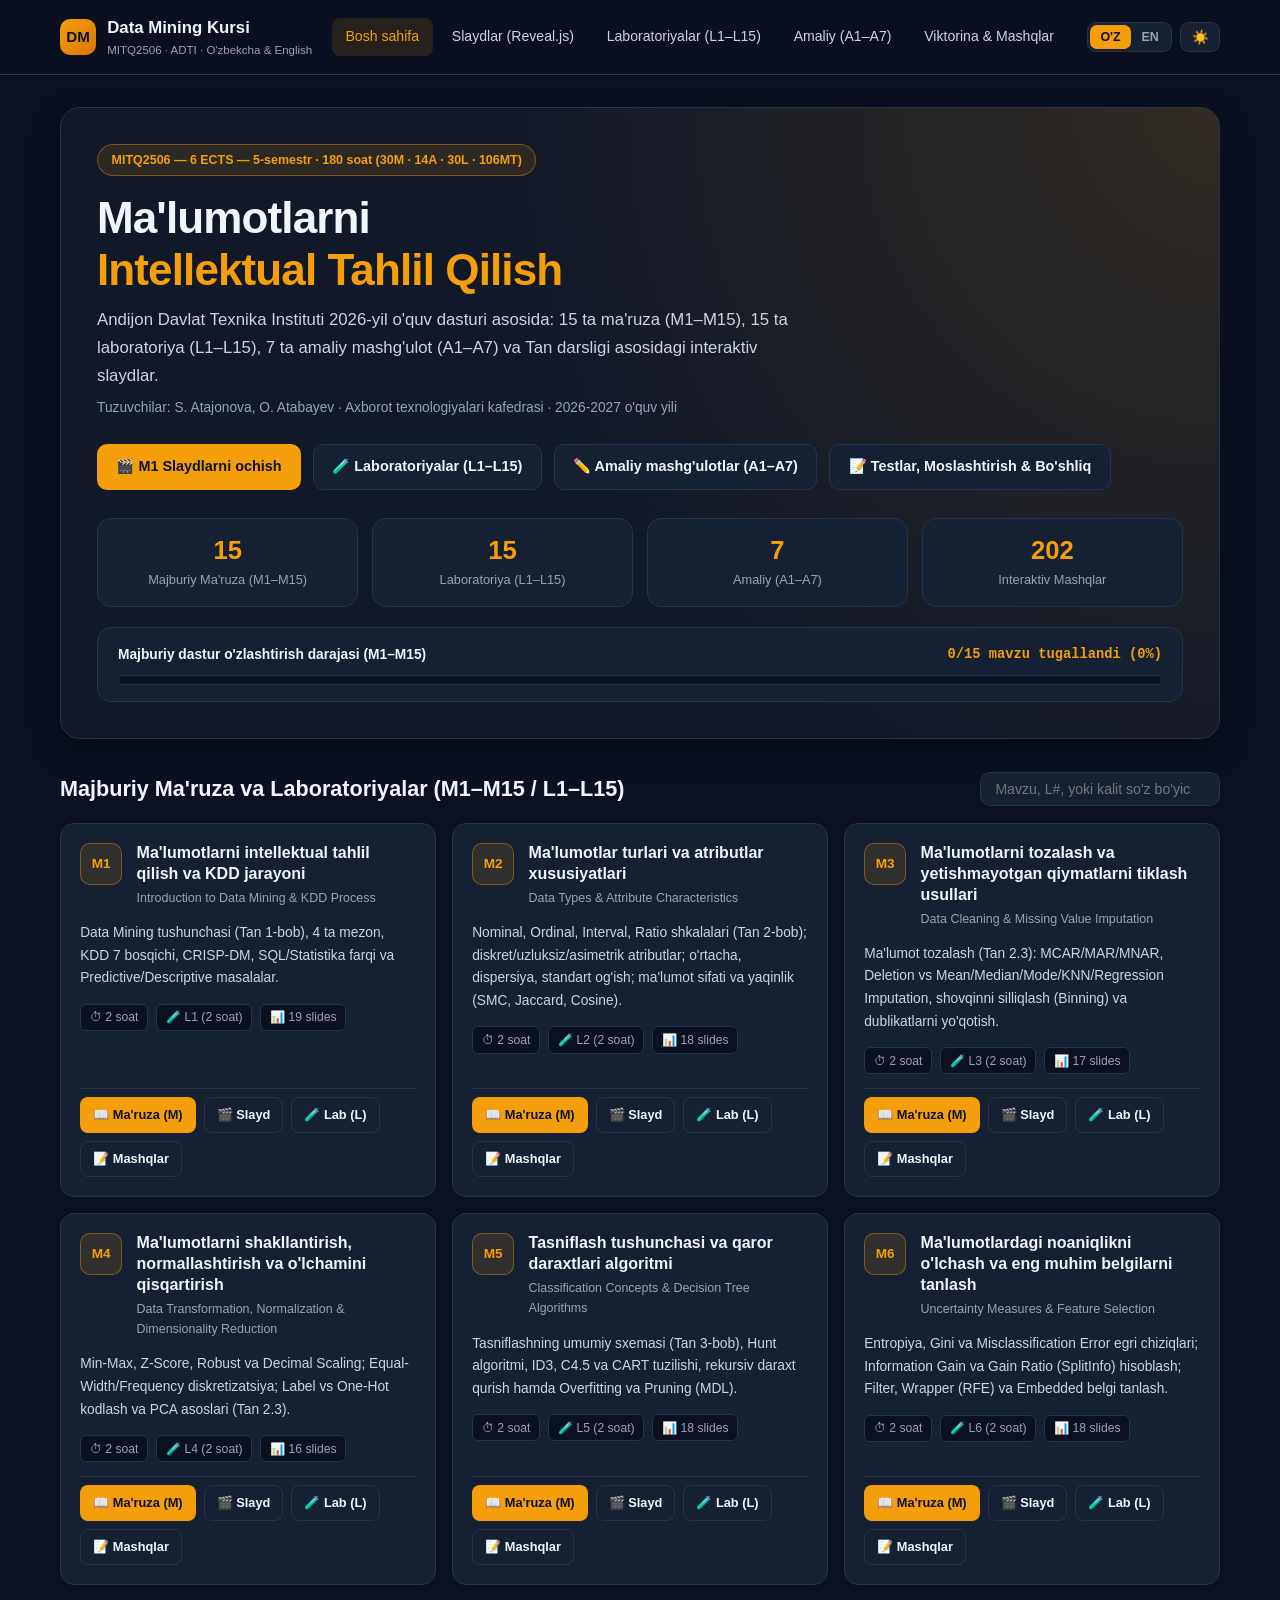
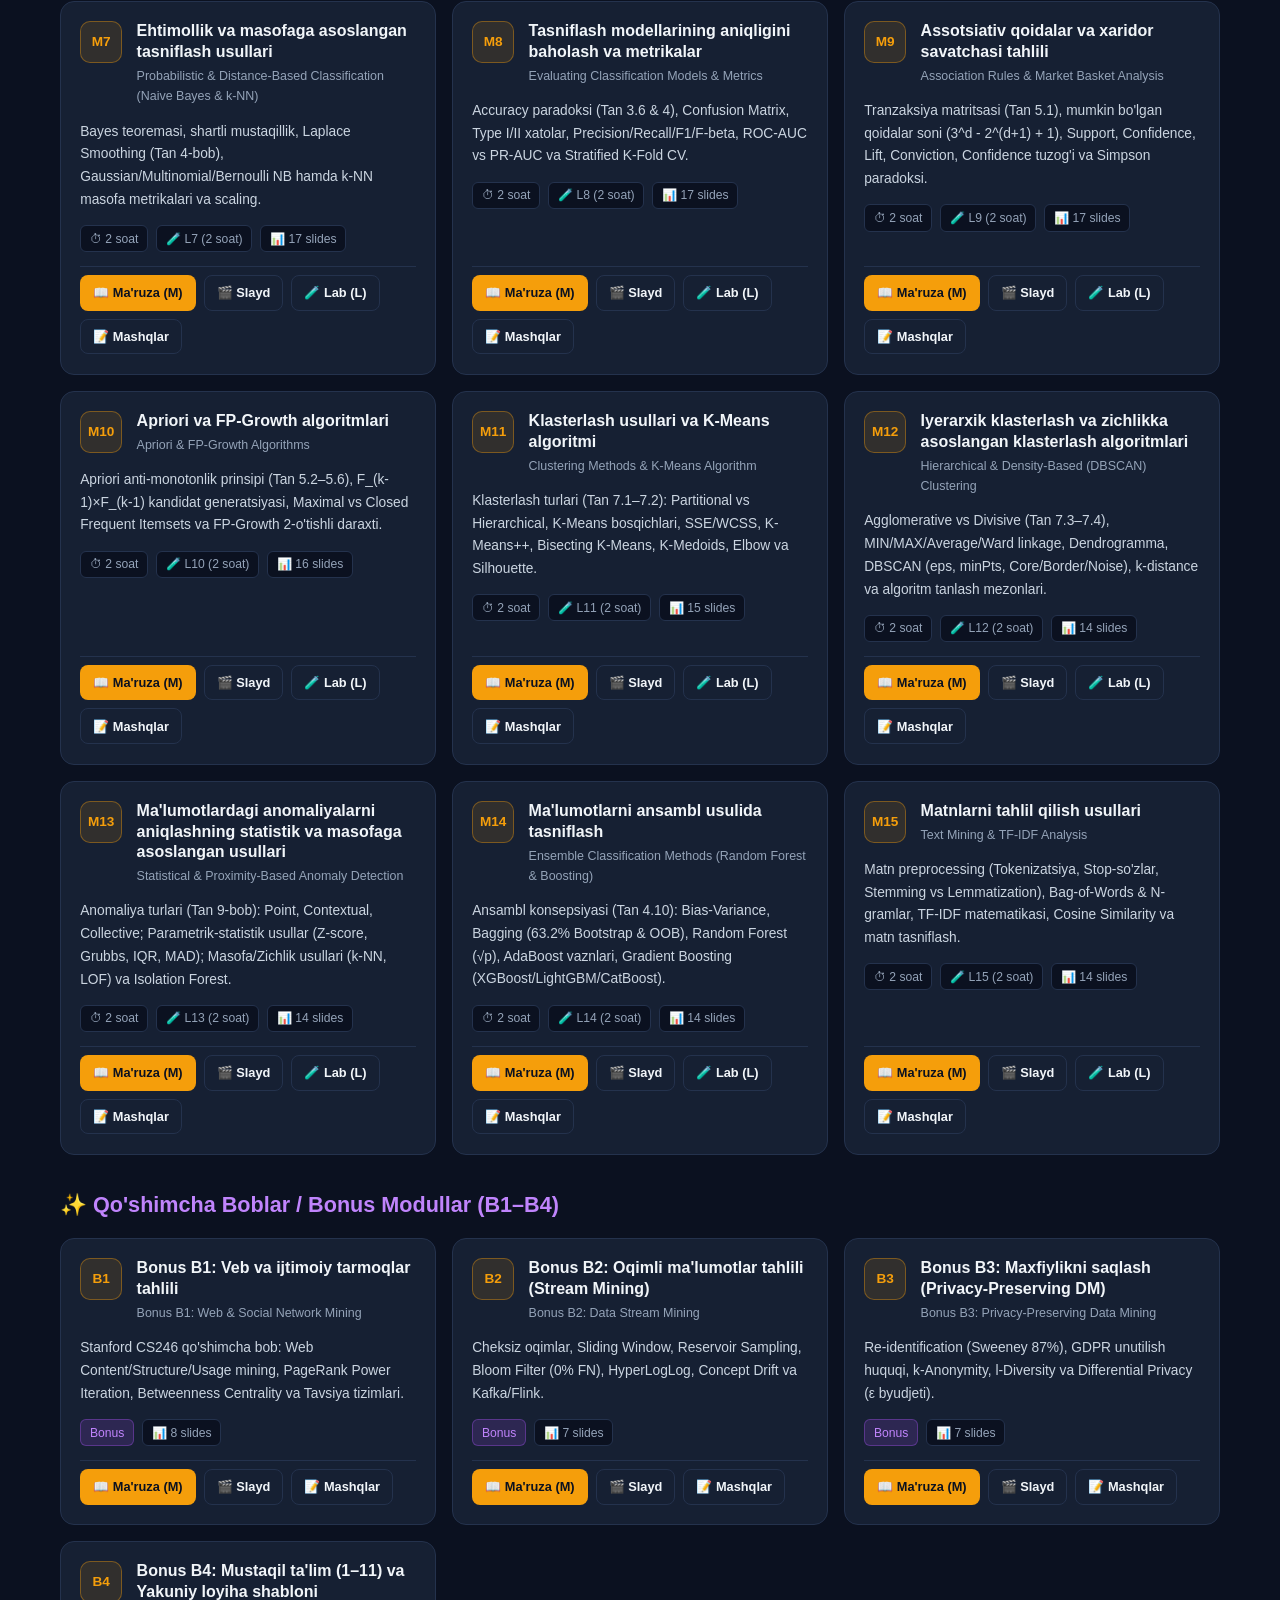
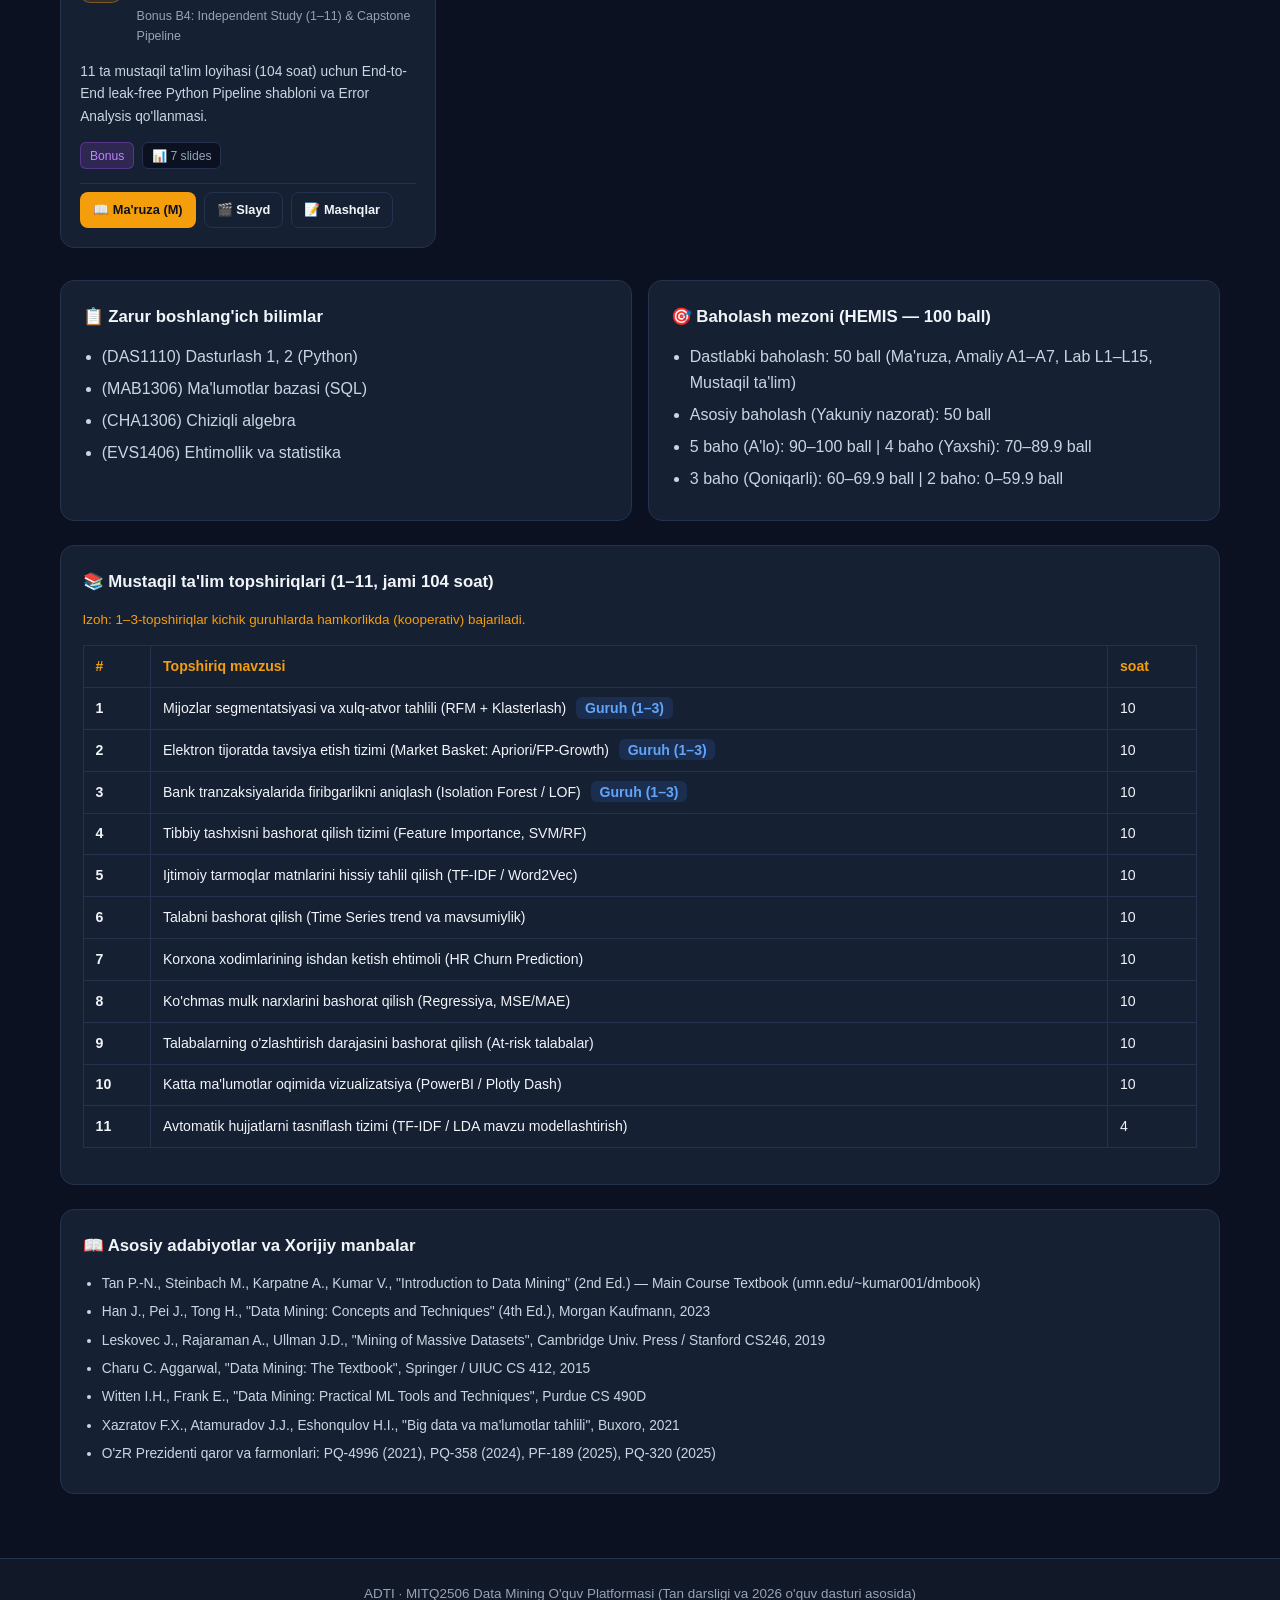
<file: index.html>
<!DOCTYPE html>
<html lang="uz">
<head>
  <meta charset="UTF-8">
  <meta name="viewport" content="width=device-width, initial-scale=1.0">
  <title>Data Mining Kursi (MITQ2506) — Interactive Learning Platform</title>
  <link rel="stylesheet" href="css/styles.css">
</head>
<body>
  <header class="site-header" id="site-header"></header>
  <main class="container" id="home-root"></main>
  <footer class="site-footer" id="site-footer"></footer>

  <script src="js/i18n.js"></script>
  <script src="js/data-topics-1.js"></script>
  <script src="js/data-topics-2.js"></script>
  <script src="js/data-topics-3.js"></script>
  <script src="js/data-topics-4.js"></script>
  <script src="js/data-topics-5.js"></script>
  <script src="js/data-topics-bonus.js"></script>
  <script src="js/data-practice.js"></script>
  <script src="js/app.js"></script>
</body>
</html>
</file>
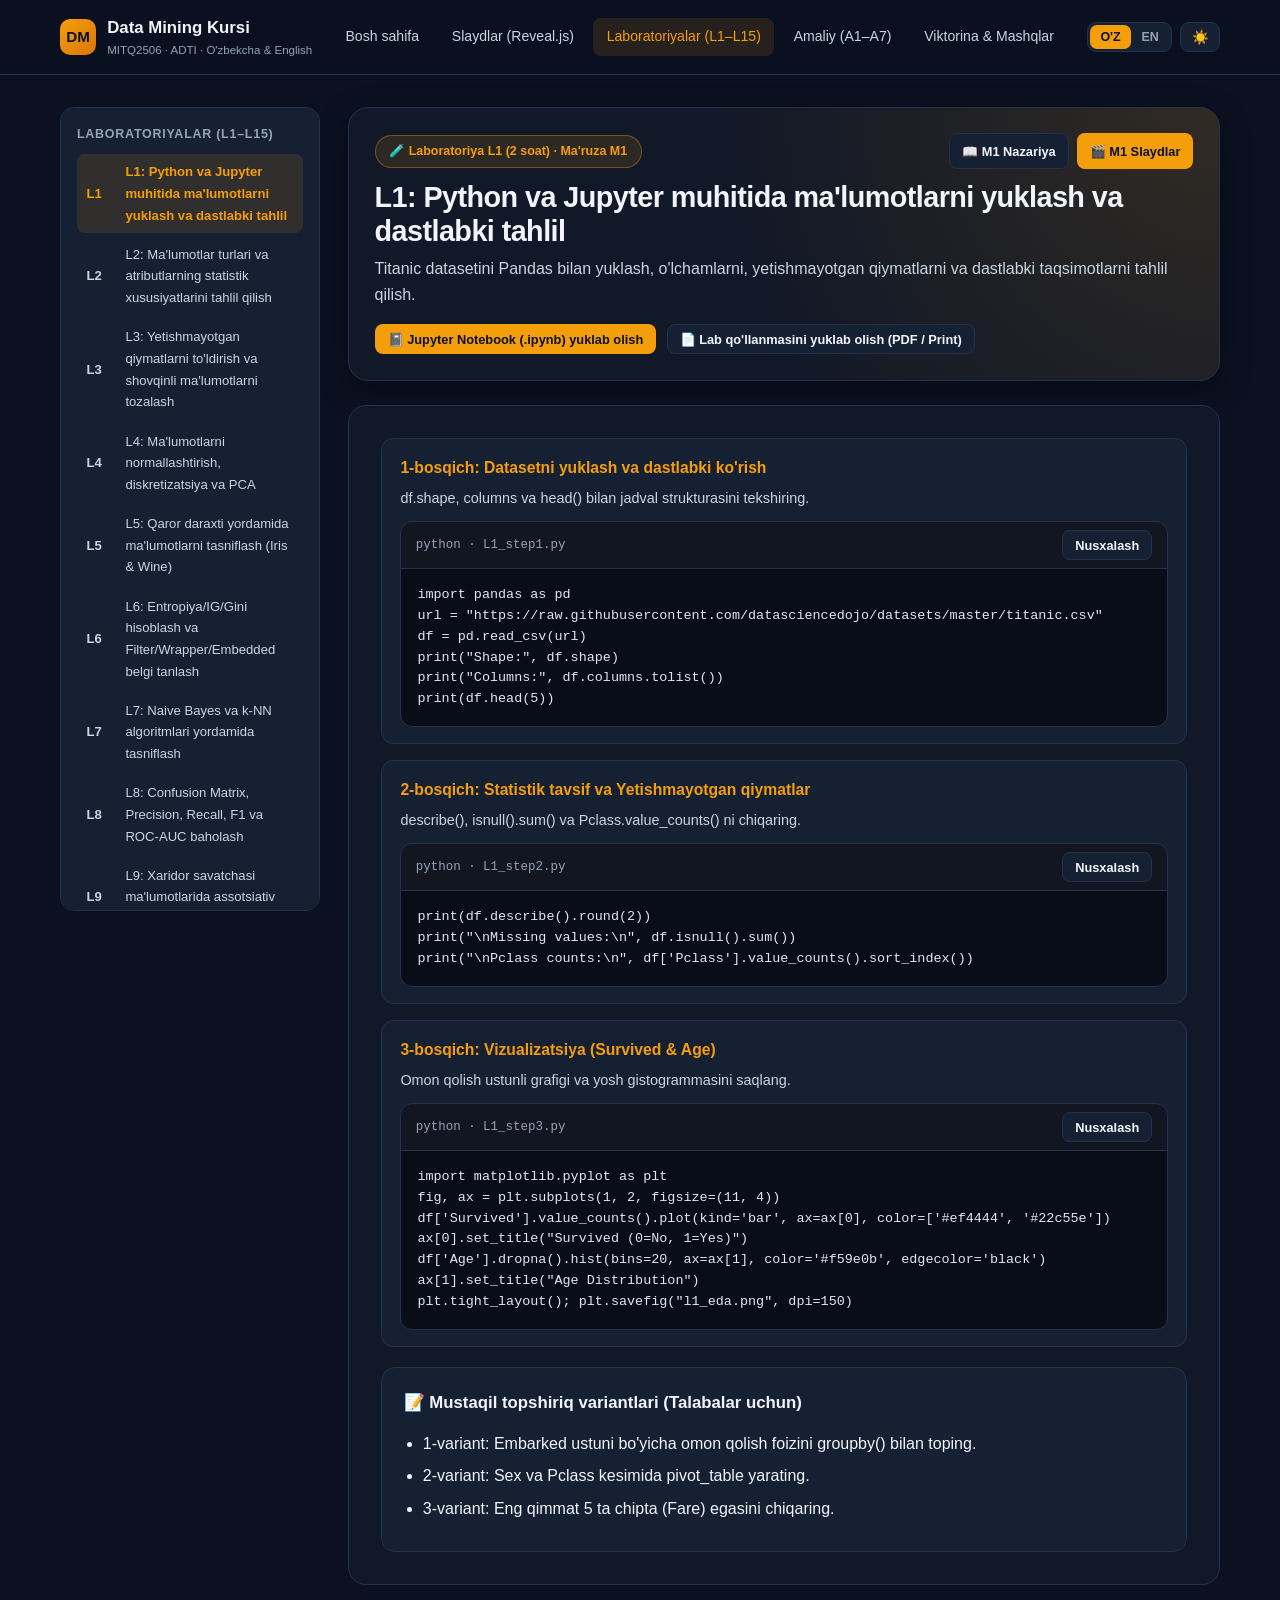
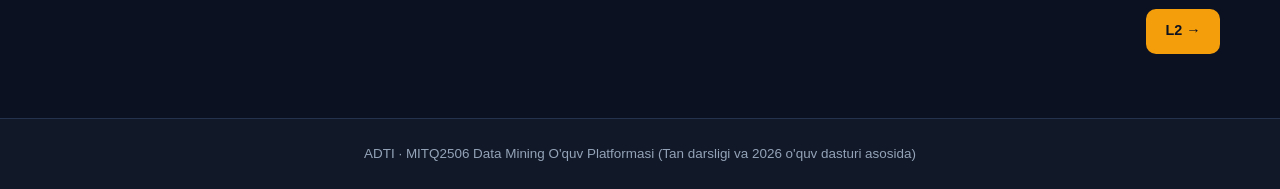
<file: labs.html>
<!DOCTYPE html>
<html lang="uz">
<head>
  <meta charset="UTF-8">
  <meta name="viewport" content="width=device-width, initial-scale=1.0">
  <title>Laboratoriyalar (L1–L15) — Data Mining Course</title>
  <link rel="stylesheet" href="css/styles.css">
</head>
<body>
  <header class="site-header" id="site-header"></header>
  <main class="container" id="labs-root"></main>
  <footer class="site-footer" id="site-footer"></footer>

  <script src="js/i18n.js"></script>
  <script src="js/data-topics-1.js"></script>
  <script src="js/data-topics-2.js"></script>
  <script src="js/data-topics-3.js"></script>
  <script src="js/data-topics-4.js"></script>
  <script src="js/data-topics-5.js"></script>
  <script src="js/data-topics-bonus.js"></script>
  <script src="js/app.js"></script>
</body>
</html>
</file>
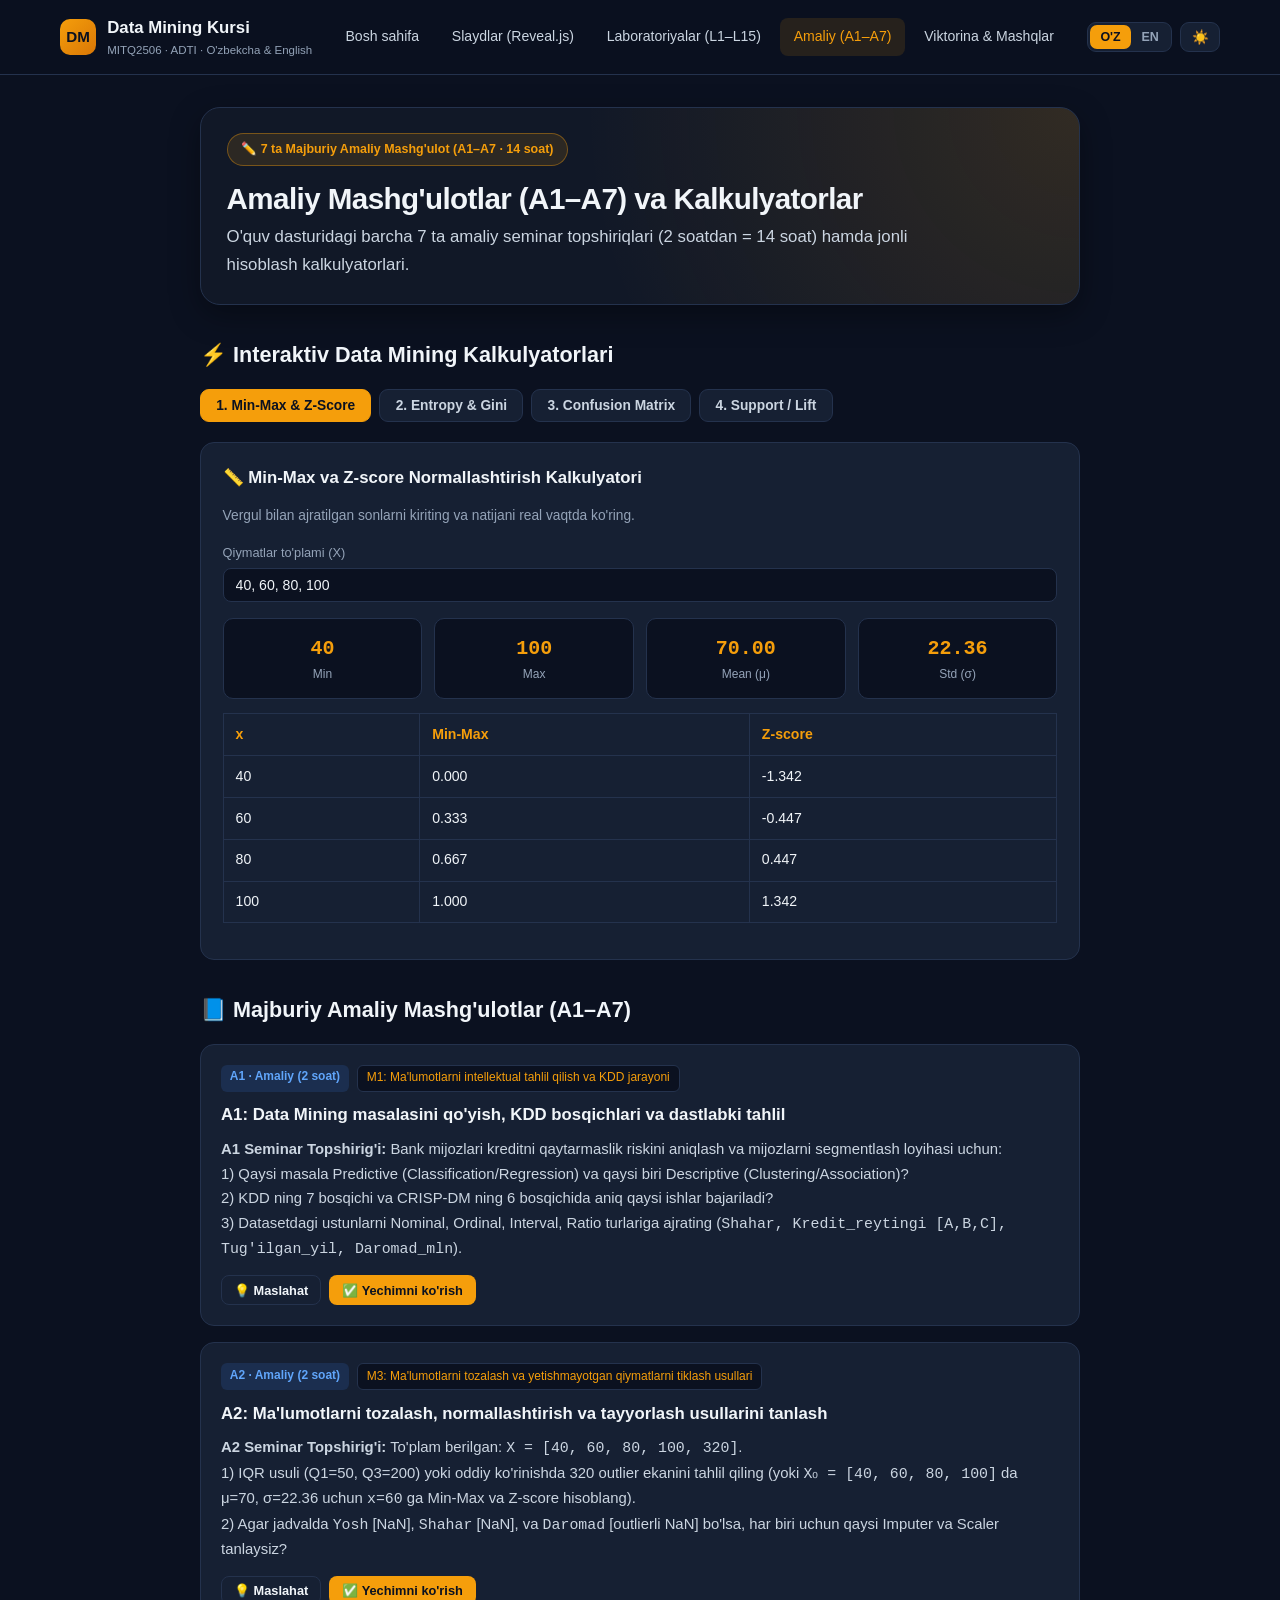
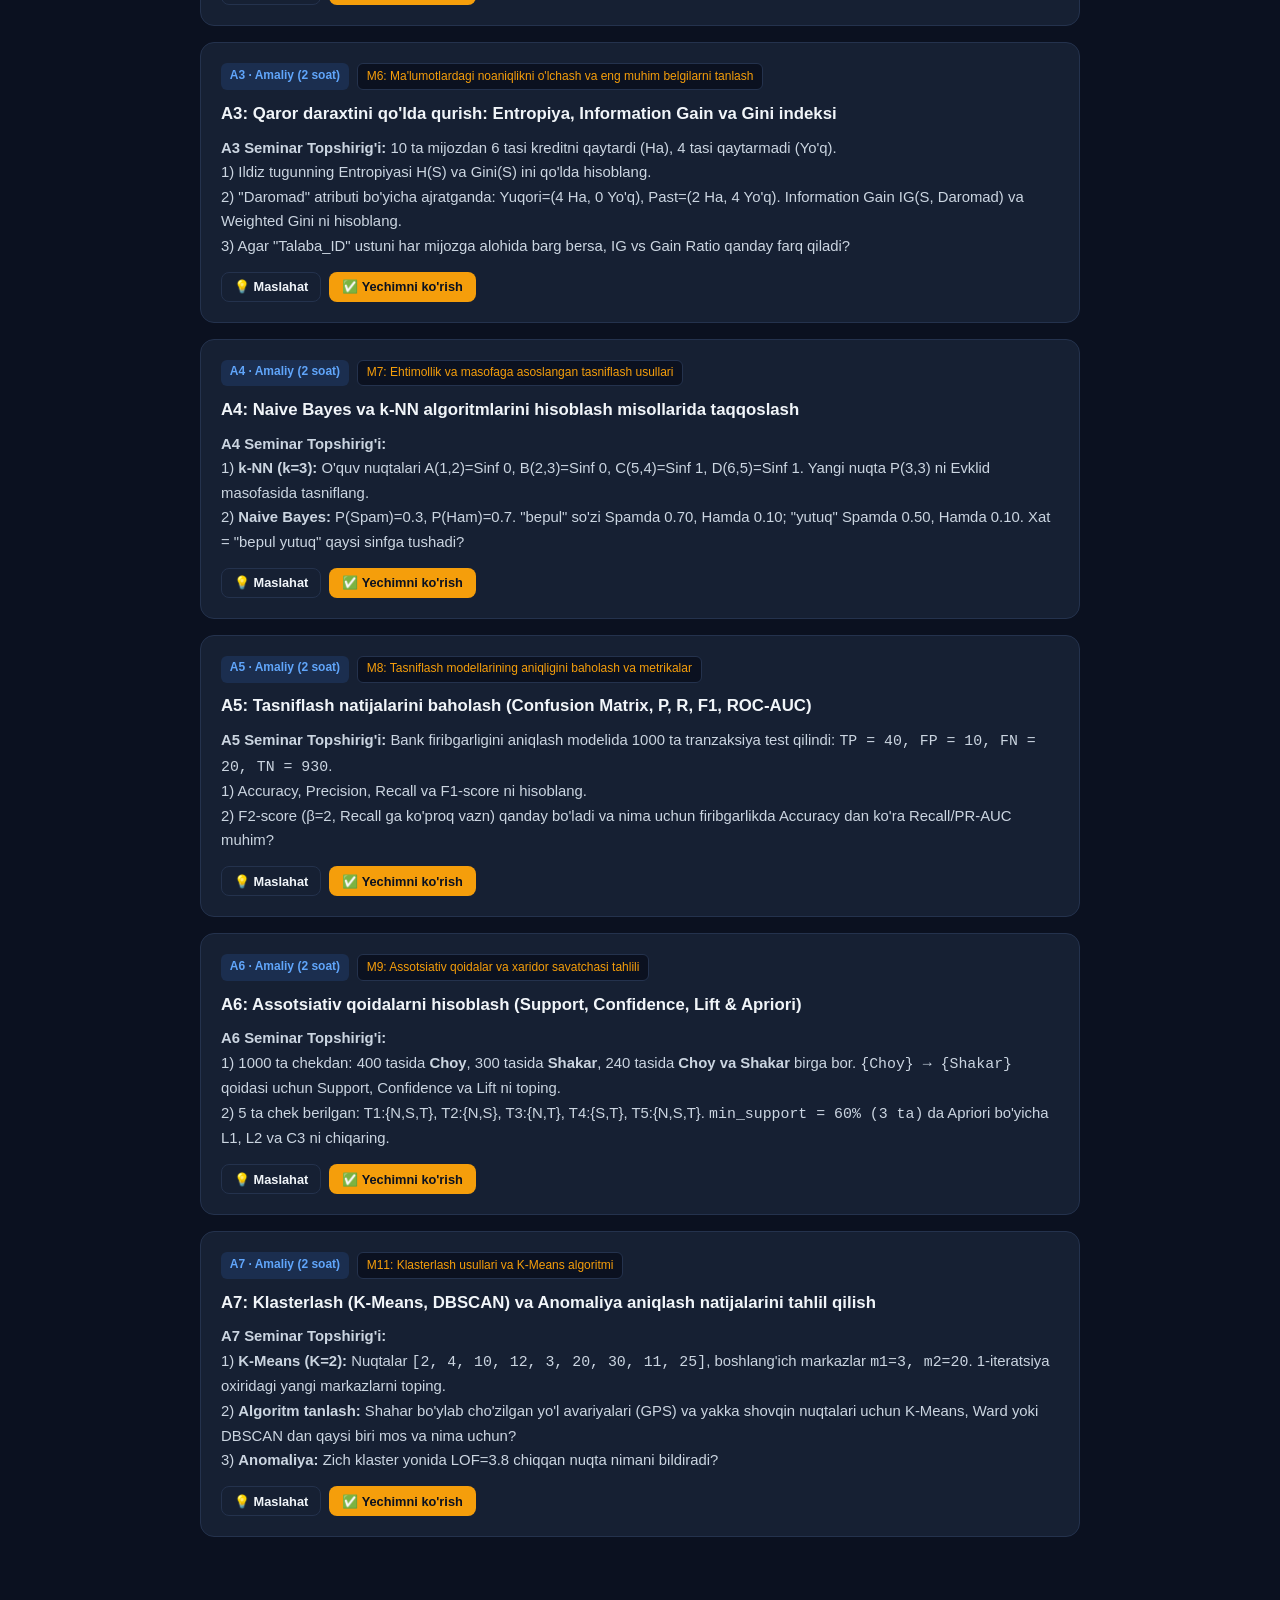
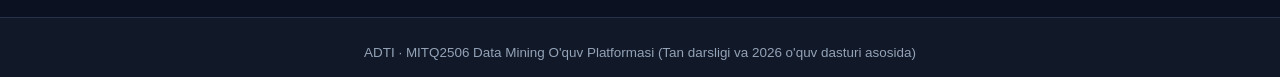
<file: practice.html>
<!DOCTYPE html>
<html lang="uz">
<head>
  <meta charset="UTF-8">
  <meta name="viewport" content="width=device-width, initial-scale=1.0">
  <title>Amaliy mashg'ulotlar (A1–A7) — Data Mining Course</title>
  <link rel="stylesheet" href="css/styles.css">
</head>
<body>
  <header class="site-header" id="site-header"></header>
  <main class="container narrow-container" id="practice-root"></main>
  <footer class="site-footer" id="site-footer"></footer>

  <script src="js/i18n.js"></script>
  <script src="js/data-topics-1.js"></script>
  <script src="js/data-topics-2.js"></script>
  <script src="js/data-topics-3.js"></script>
  <script src="js/data-topics-4.js"></script>
  <script src="js/data-topics-5.js"></script>
  <script src="js/data-topics-bonus.js"></script>
  <script src="js/data-practice.js"></script>
  <script src="js/practice-engine.js"></script>
  <script src="js/app.js"></script>
</body>
</html>
</file>
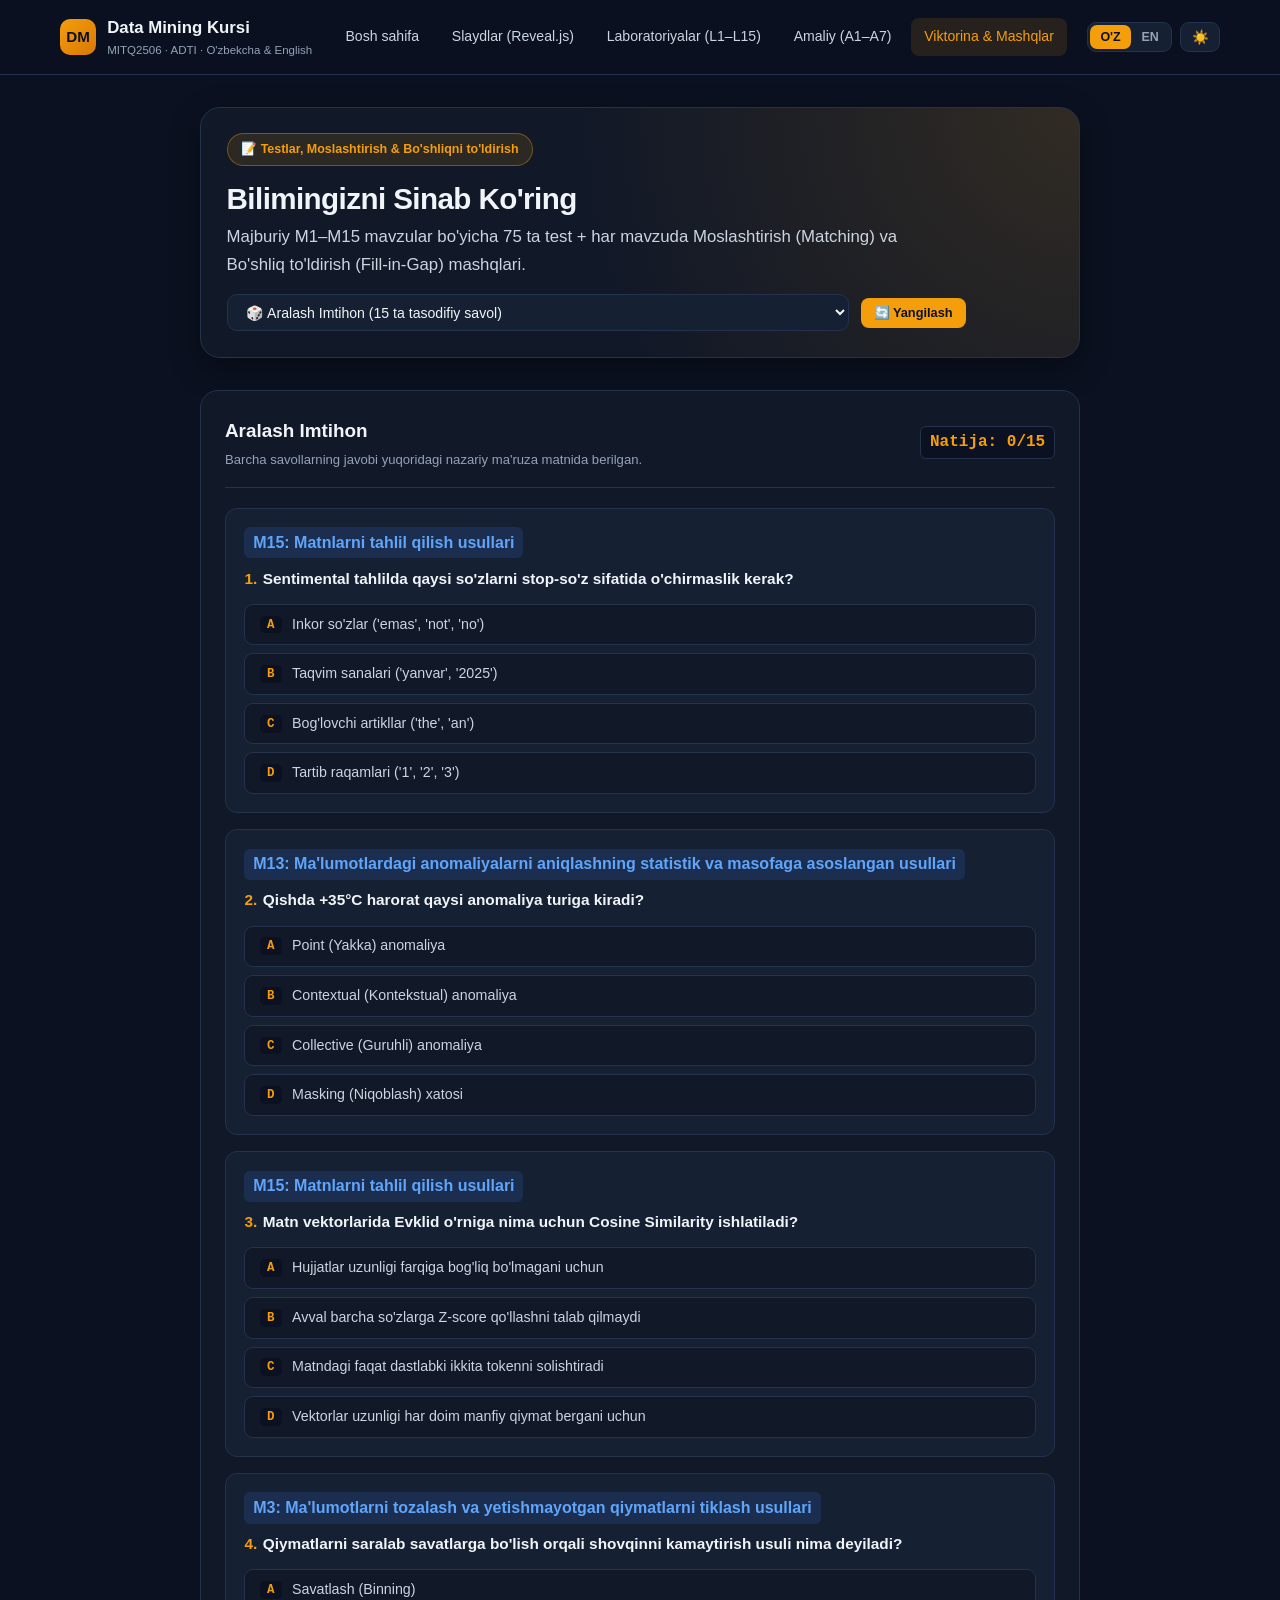
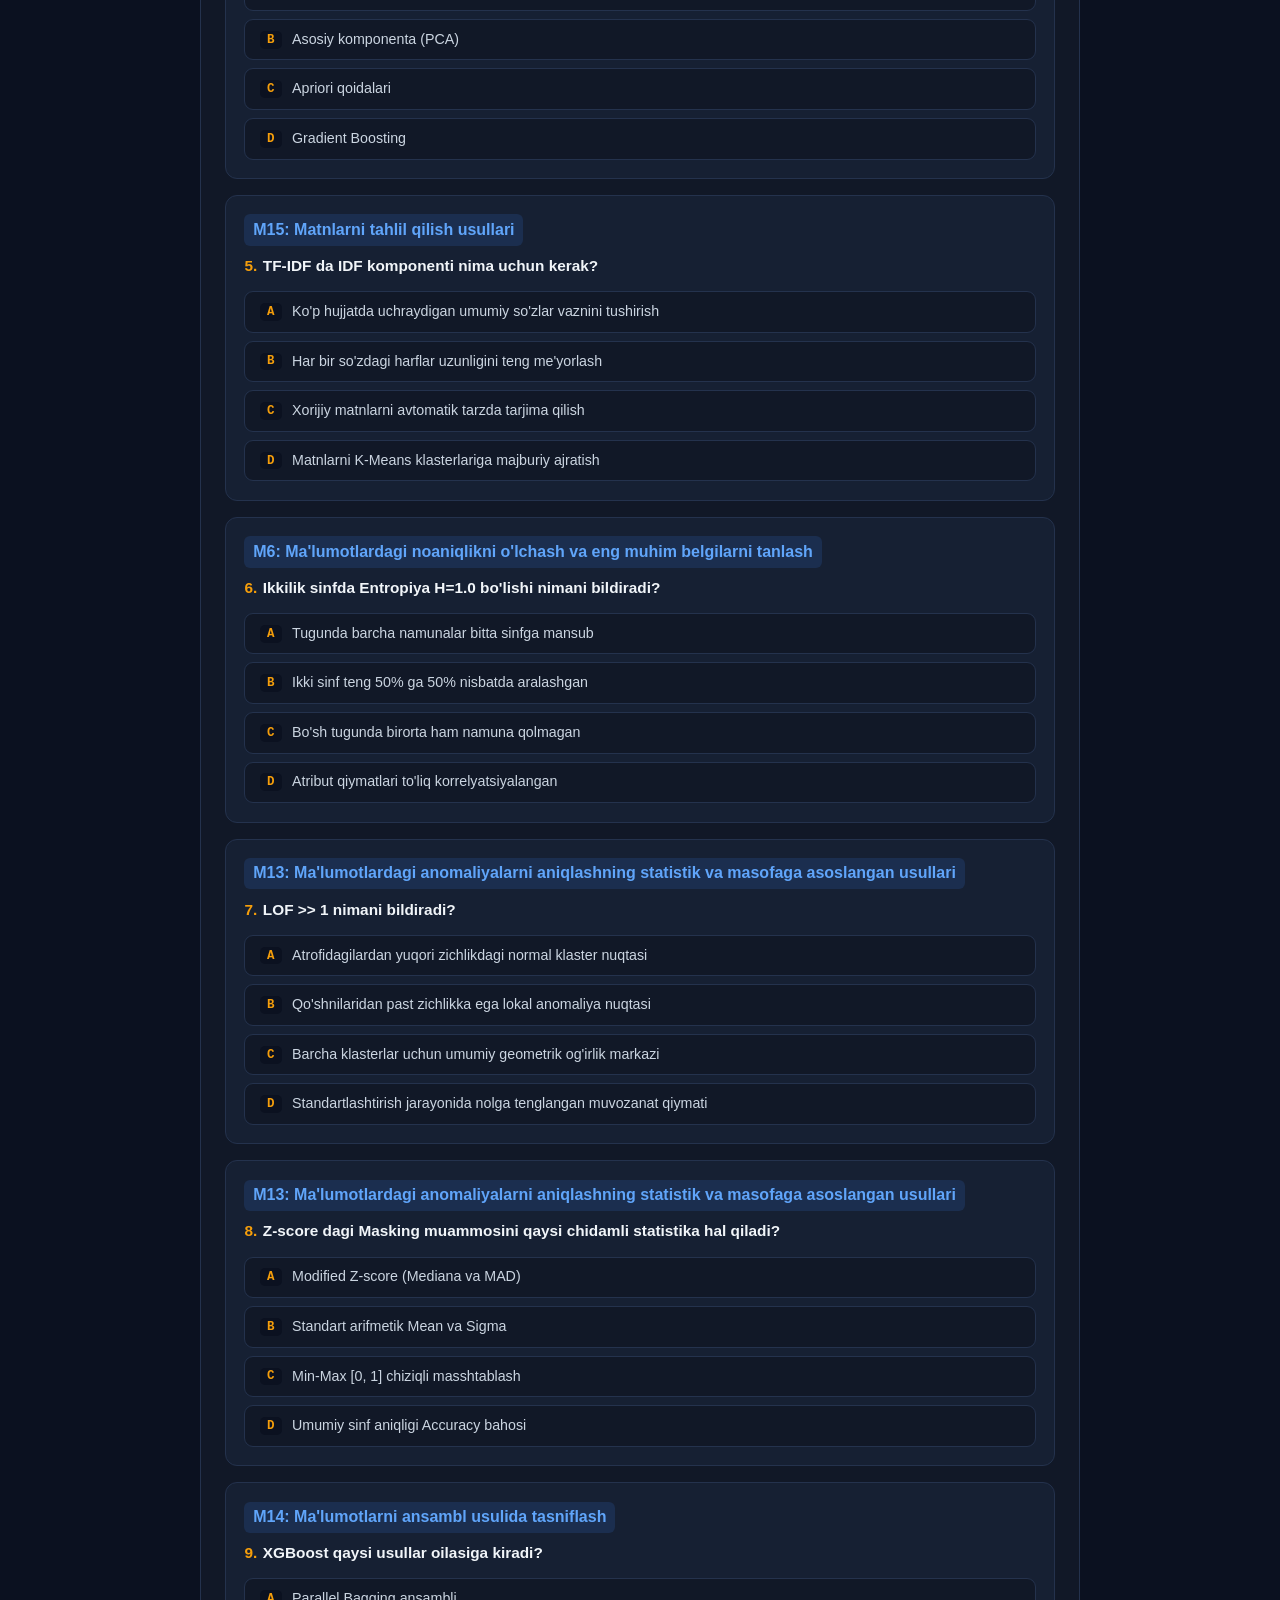
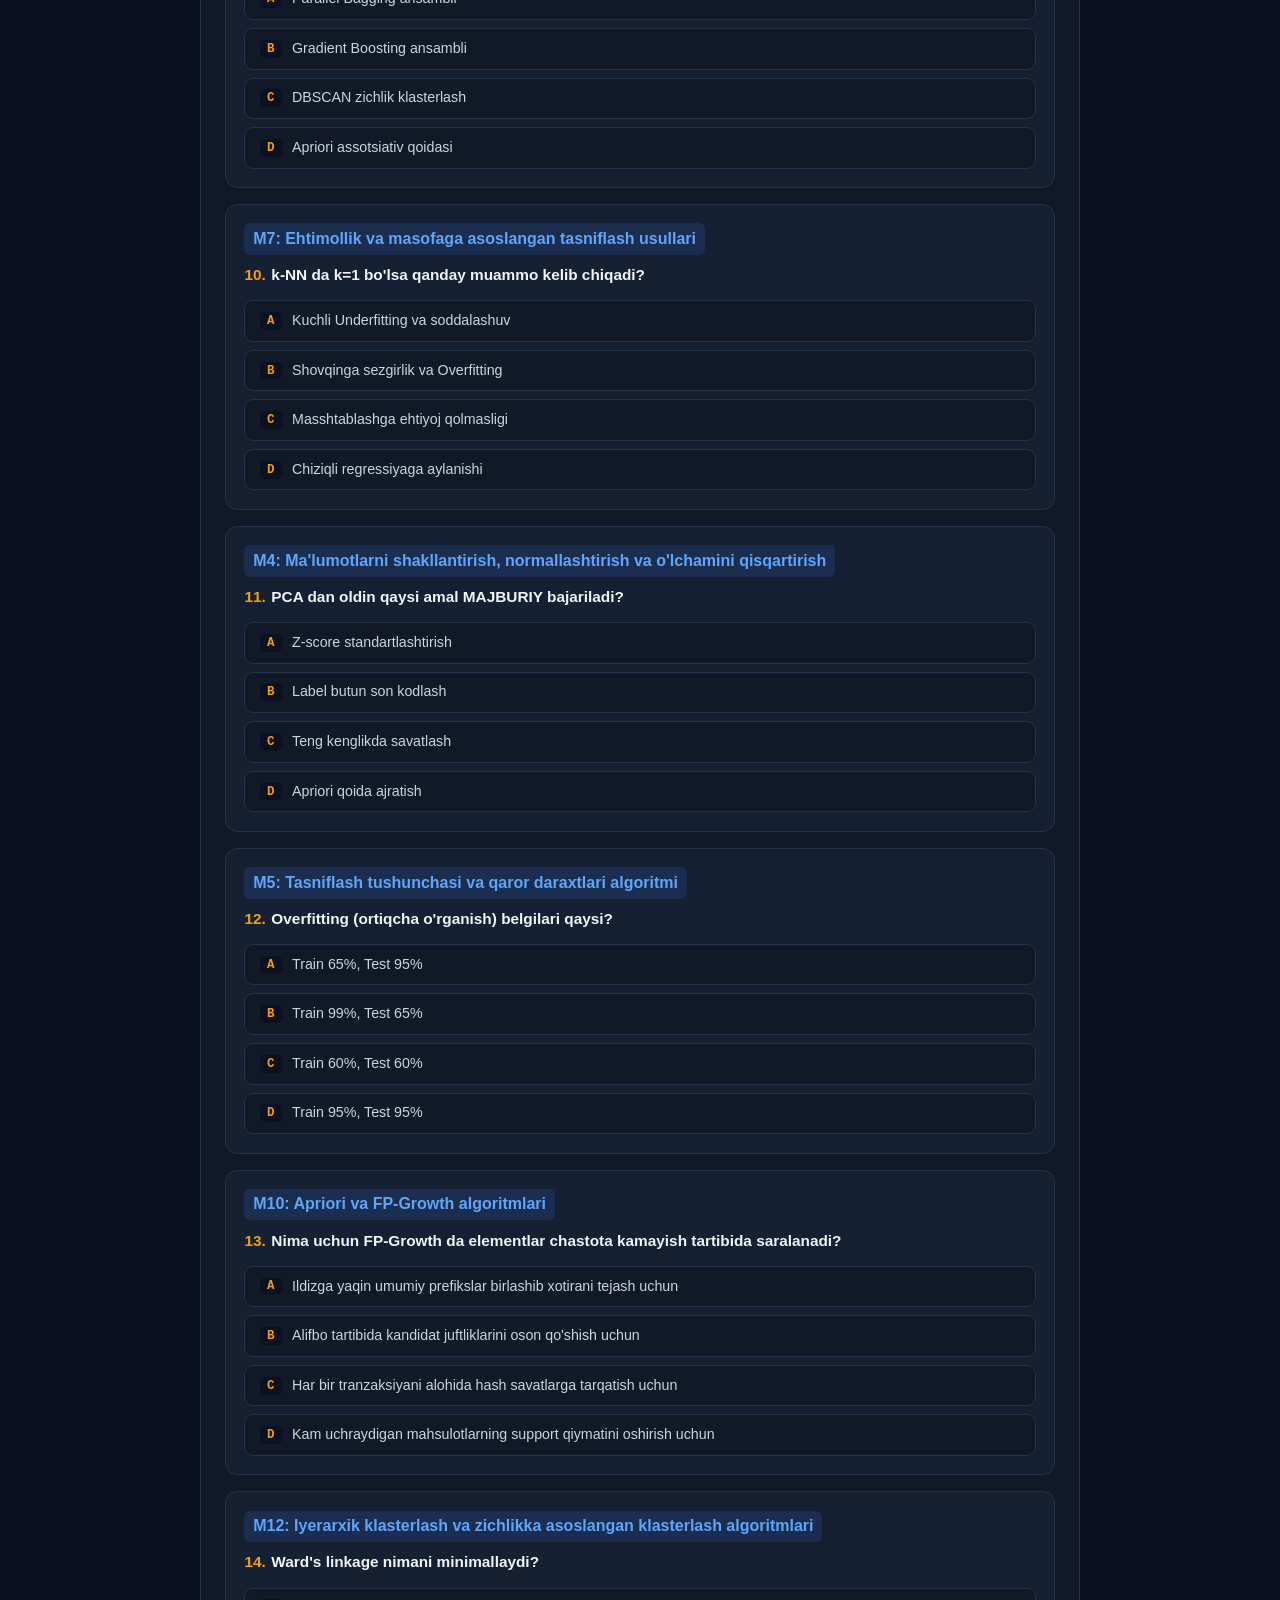
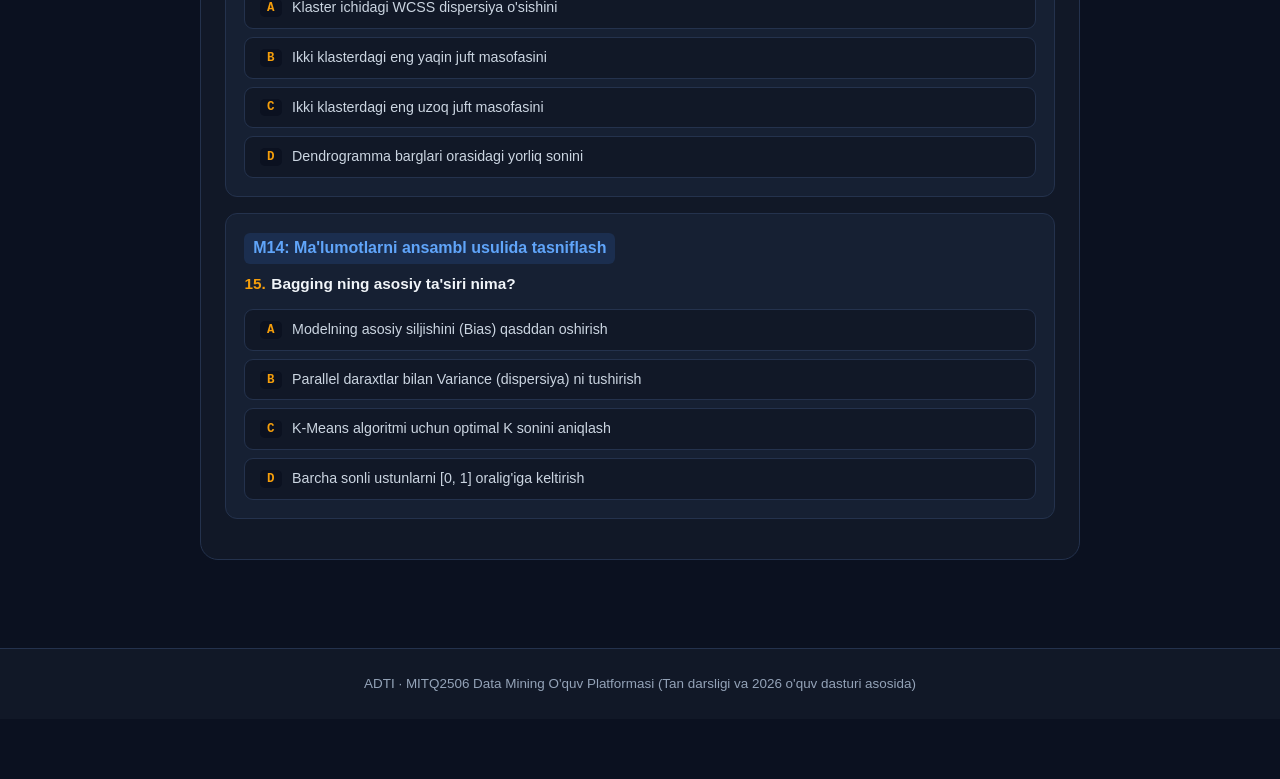
<file: quiz.html>
<!DOCTYPE html>
<html lang="uz">
<head>
  <meta charset="UTF-8">
  <meta name="viewport" content="width=device-width, initial-scale=1.0">
  <title>Viktorina & Mashqlar — Data Mining Course</title>
  <link rel="stylesheet" href="css/styles.css">
</head>
<body>
  <header class="site-header" id="site-header"></header>
  <main class="container narrow-container" id="quiz-arena-root"></main>
  <footer class="site-footer" id="site-footer"></footer>

  <script src="js/i18n.js"></script>
  <script src="js/data-topics-1.js"></script>
  <script src="js/data-topics-2.js"></script>
  <script src="js/data-topics-3.js"></script>
  <script src="js/data-topics-4.js"></script>
  <script src="js/data-topics-5.js"></script>
  <script src="js/data-topics-bonus.js"></script>
  <script src="js/quiz-engine.js"></script>
  <script src="js/app.js"></script>
</body>
</html>
</file>
<file: css/styles.css>
:root {
  --bg-primary: #0b1120;
  --bg-secondary: #111827;
  --bg-card: #162033;
  --bg-card-hover: #1c2942;
  --bg-code: #080d18;
  --border-color: #24324d;
  --border-accent: rgba(245, 158, 11, 0.38);
  --text-primary: #f1f5f9;
  --text-secondary: #cbd5e1;
  --text-muted: #94a3b8;
  --accent: #f59e0b;
  --accent-hover: #fbbf24;
  --accent-soft: rgba(245, 158, 11, 0.12);
  --emerald: #10b981;
  --emerald-soft: rgba(16, 185, 129, 0.14);
  --red: #ef4444;
  --red-soft: rgba(239, 68, 68, 0.14);
  --blue: #3b82f6;
  --blue-soft: rgba(59, 130, 246, 0.14);
  --shadow: 0 10px 30px rgba(0, 0, 0, 0.35);
  --radius: 14px;
  --sw-panel: #0f172a;
  --sw-sub: #162033;
  --sw-text: #e2e8f0;
  --sw-border: #334155;
  --sw-btn: #1e293b;
  --font-sans: 'Inter', -apple-system, BlinkMacSystemFont, 'Segoe UI', Roboto, sans-serif;
  --font-mono: 'JetBrains Mono', 'Fira Code', Consolas, monospace;
}

[data-theme="light"] {
  --bg-primary: #f8fafc;
  --bg-secondary: #ffffff;
  --bg-card: #ffffff;
  --bg-card-hover: #f1f5f9;
  --bg-code: #0f172a;
  --border-color: #e2e8f0;
  --border-accent: rgba(217, 119, 6, 0.45);
  --text-primary: #0f172a;
  --text-secondary: #334155;
  --text-muted: #64748b;
  --accent: #d97706;
  --accent-hover: #b45309;
  --accent-soft: rgba(217, 119, 6, 0.1);
  --shadow: 0 8px 24px rgba(15, 23, 42, 0.08);
  --sw-panel: #ffffff;
  --sw-sub: #f1f5f9;
  --sw-text: #0f172a;
  --sw-border: #cbd5e1;
  --sw-btn: #f1f5f9;
}

*, *::before, *::after {
  box-sizing: border-box;
}

html {
  scroll-behavior: smooth;
}

body {
  margin: 0;
  font-family: var(--font-sans);
  background-color: var(--bg-primary);
  color: var(--text-primary);
  line-height: 1.65;
  min-height: 100vh;
  display: flex;
  flex-direction: column;
}

a {
  color: var(--accent);
  text-decoration: none;
}

a:hover {
  text-decoration: underline;
}

/* Header & Navigation */
.site-header {
  position: sticky;
  top: 0;
  z-index: 50;
  background: rgba(11, 17, 32, 0.9);
  backdrop-filter: blur(12px);
  border-bottom: 1px solid var(--border-color);
}

[data-theme="light"] .site-header {
  background: rgba(255, 255, 255, 0.92);
}

.header-inner {
  max-width: 1200px;
  margin: 0 auto;
  padding: 0.85rem 1.25rem;
  display: flex;
  align-items: center;
  justify-content: space-between;
  gap: 1rem;
  flex-wrap: wrap;
}

.brand {
  display: flex;
  align-items: center;
  gap: 0.7rem;
  color: var(--text-primary);
  font-weight: 700;
  font-size: 1.05rem;
  text-decoration: none !important;
}

.brand-badge {
  width: 36px;
  height: 36px;
  border-radius: 10px;
  background: linear-gradient(135deg, #f59e0b, #d97706);
  color: #0b1120;
  display: grid;
  place-items: center;
  font-weight: 800;
  font-size: 0.95rem;
}

.brand-sub {
  display: block;
  font-size: 0.72rem;
  font-weight: 500;
  color: var(--text-muted);
}

.nav-links {
  display: flex;
  align-items: center;
  gap: 0.35rem;
  flex-wrap: wrap;
}

.nav-link {
  padding: 0.45rem 0.85rem;
  border-radius: 8px;
  font-size: 0.88rem;
  font-weight: 500;
  color: var(--text-secondary);
  transition: background 0.18s, color 0.18s;
  text-decoration: none !important;
}

.nav-link:hover,
.nav-link.active {
  background: var(--accent-soft);
  color: var(--accent);
}

.header-controls {
  display: flex;
  align-items: center;
  gap: 0.5rem;
}

.lang-toggle {
  display: inline-flex;
  background: var(--bg-card);
  border: 1px solid var(--border-color);
  border-radius: 9px;
  padding: 2px;
}

.lang-btn {
  border: none;
  background: transparent;
  color: var(--text-muted);
  font-size: 0.78rem;
  font-weight: 600;
  padding: 0.32rem 0.65rem;
  border-radius: 7px;
  cursor: pointer;
  transition: all 0.15s;
}

.lang-btn.active {
  background: var(--accent);
  color: #0b1120;
}

.icon-btn {
  background: var(--bg-card);
  border: 1px solid var(--border-color);
  color: var(--text-primary);
  border-radius: 9px;
  padding: 0.38rem 0.65rem;
  font-size: 0.85rem;
  cursor: pointer;
  transition: border-color 0.18s;
}

.icon-btn:hover {
  border-color: var(--accent);
}

/* Main container */
.container {
  max-width: 1200px;
  width: 100%;
  margin: 0 auto;
  padding: 2rem 1.25rem 4rem;
  flex: 1;
}

.narrow-container {
  max-width: 920px;
}

/* Hero */
.hero {
  background: radial-gradient(circle at top right, rgba(245, 158, 11, 0.14), transparent 55%),
              var(--bg-secondary);
  border: 1px solid var(--border-color);
  border-radius: 20px;
  padding: 2.25rem;
  margin-bottom: 2rem;
  box-shadow: var(--shadow);
}

.pill {
  display: inline-flex;
  align-items: center;
  gap: 0.4rem;
  font-size: 0.78rem;
  font-weight: 600;
  color: var(--accent);
  background: var(--accent-soft);
  border: 1px solid var(--border-accent);
  padding: 0.3rem 0.85rem;
  border-radius: 999px;
  margin-bottom: 1rem;
}

.hero h1 {
  margin: 0 0 0.65rem;
  font-size: clamp(1.85rem, 3.6vw, 2.75rem);
  line-height: 1.18;
  letter-spacing: -0.02em;
}

.hero h1 span {
  color: var(--accent);
}

.hero-subtitle {
  color: var(--text-secondary);
  font-size: 1.05rem;
  max-width: 720px;
  margin: 0 0 0.5rem;
}

.hero-meta {
  color: var(--text-muted);
  font-size: 0.86rem;
  margin-bottom: 1.5rem;
}

.hero-actions {
  display: flex;
  flex-wrap: wrap;
  gap: 0.75rem;
  margin-bottom: 1.75rem;
}

.btn {
  display: inline-flex;
  align-items: center;
  justify-content: center;
  gap: 0.45rem;
  padding: 0.62rem 1.15rem;
  border-radius: 10px;
  font-weight: 600;
  font-size: 0.9rem;
  border: 1px solid transparent;
  cursor: pointer;
  transition: transform 0.12s, background 0.18s, border-color 0.18s;
  text-decoration: none !important;
}

.btn:hover {
  transform: translateY(-1px);
}

.btn-primary {
  background: var(--accent);
  color: #0b1120;
}

.btn-primary:hover {
  background: var(--accent-hover);
}

.btn-secondary {
  background: var(--bg-card);
  color: var(--text-primary);
  border-color: var(--border-color);
}

.btn-secondary:hover {
  border-color: var(--accent);
  color: var(--accent);
}

.btn-emerald {
  background: var(--emerald-soft);
  color: var(--emerald);
  border-color: rgba(16, 185, 129, 0.35);
}

.btn-sm {
  padding: 0.4rem 0.75rem;
  font-size: 0.8rem;
  border-radius: 8px;
}

/* Stats & Progress */
.stats-grid {
  display: grid;
  grid-template-columns: repeat(auto-fit, minmax(150px, 1fr));
  gap: 0.85rem;
  margin-bottom: 1.25rem;
}

.stat-card {
  background: var(--bg-card);
  border: 1px solid var(--border-color);
  border-radius: var(--radius);
  padding: 1rem;
  text-align: center;
}

.stat-value {
  font-size: 1.6rem;
  font-weight: 800;
  color: var(--accent);
  line-height: 1.2;
}

.stat-label {
  font-size: 0.8rem;
  color: var(--text-muted);
  margin-top: 0.2rem;
}

.progress-box {
  background: var(--bg-card);
  border: 1px solid var(--border-color);
  border-radius: var(--radius);
  padding: 1rem 1.25rem;
}

.progress-header {
  display: flex;
  justify-content: space-between;
  align-items: center;
  font-size: 0.86rem;
  font-weight: 600;
  margin-bottom: 0.55rem;
}

.progress-track {
  width: 100%;
  height: 10px;
  border-radius: 999px;
  background: var(--bg-primary);
  overflow: hidden;
  border: 1px solid var(--border-color);
}

.progress-fill {
  height: 100%;
  background: linear-gradient(90deg, #f59e0b, #10b981);
  border-radius: 999px;
  transition: width 0.35s ease;
}

/* Filter bar */
.section-header {
  display: flex;
  align-items: center;
  justify-content: space-between;
  gap: 1rem;
  flex-wrap: wrap;
  margin: 2rem 0 1rem;
}

.section-title {
  margin: 0;
  font-size: 1.35rem;
  font-weight: 700;
}

.search-input {
  background: var(--bg-card);
  border: 1px solid var(--border-color);
  color: var(--text-primary);
  padding: 0.52rem 0.9rem;
  border-radius: 10px;
  font-size: 0.88rem;
  min-width: 240px;
}

.search-input:focus {
  outline: none;
  border-color: var(--accent);
}

/* Topics Grid */
.topics-grid {
  display: grid;
  grid-template-columns: repeat(auto-fill, minmax(340px, 1fr));
  gap: 1rem;
}

.topic-card {
  background: var(--bg-card);
  border: 1px solid var(--border-color);
  border-radius: var(--radius);
  padding: 1.2rem;
  display: flex;
  flex-direction: column;
  gap: 0.85rem;
  transition: border-color 0.2s, transform 0.15s, background 0.2s;
}

.topic-card:hover {
  border-color: var(--border-accent);
  background: var(--bg-card-hover);
  transform: translateY(-2px);
}

.topic-card-top {
  display: flex;
  align-items: flex-start;
  gap: 0.9rem;
}

.topic-num {
  width: 42px;
  height: 42px;
  flex-shrink: 0;
  border-radius: 10px;
  display: grid;
  place-items: center;
  font-weight: 800;
  font-size: 1rem;
  background: var(--accent-soft);
  color: var(--accent);
  border: 1px solid var(--border-accent);
}

.topic-num.done {
  background: var(--emerald-soft);
  color: var(--emerald);
  border-color: rgba(16, 185, 129, 0.4);
}

.topic-title {
  font-weight: 700;
  font-size: 1rem;
  line-height: 1.3;
  color: var(--text-primary);
}

.topic-subtitle {
  font-size: 0.78rem;
  color: var(--text-muted);
  margin-top: 0.2rem;
}

.topic-desc {
  font-size: 0.86rem;
  color: var(--text-secondary);
  margin: 0;
}

.topic-meta {
  display: flex;
  flex-wrap: wrap;
  gap: 0.5rem;
  font-size: 0.76rem;
  color: var(--text-muted);
}

.tag {
  background: var(--bg-primary);
  border: 1px solid var(--border-color);
  padding: 0.16rem 0.55rem;
  border-radius: 6px;
}

.topic-actions {
  display: flex;
  flex-wrap: wrap;
  gap: 0.5rem;
  margin-top: auto;
  padding-top: 0.5rem;
  border-top: 1px solid var(--border-color);
}

/* Info Grid (Prerequisites & Rubric) */
.info-grid {
  display: grid;
  grid-template-columns: repeat(auto-fit, minmax(290px, 1fr));
  gap: 1rem;
  margin-top: 2rem;
}

.panel {
  background: var(--bg-card);
  border: 1px solid var(--border-color);
  border-radius: var(--radius);
  padding: 1.35rem;
}

.panel h3 {
  margin-top: 0;
  font-size: 1.05rem;
  margin-bottom: 0.85rem;
}

/* Topic Page Layout */
.topic-layout {
  display: grid;
  grid-template-columns: 260px 1fr;
  gap: 1.75rem;
  align-items: start;
}

.topic-layout > div {
  min-width: 0;
}

.sidebar-wrap {
  min-width: 0;
}

.sidebar-drawer-toggle {
  display: none;
  width: 100%;
  justify-content: space-between;
  align-items: center;
  background: var(--bg-card);
  color: var(--text-primary);
  border: 1px solid var(--border-color);
  border-radius: var(--radius);
  padding: 0.78rem 1rem;
  font-size: 0.92rem;
  font-weight: 700;
  cursor: pointer;
}

@media (max-width: 900px) {
  .topic-layout {
    grid-template-columns: 1fr;
    gap: 1rem;
  }
  .sidebar-drawer-toggle {
    display: flex;
  }
  .sidebar-wrap .sidebar {
    position: static;
    max-height: 0;
    padding: 0 0.85rem;
    border-width: 0;
    overflow: hidden;
    margin-top: 0;
    transition: max-height 0.25s ease, padding 0.2s ease;
  }
  .sidebar-wrap.open .sidebar {
    max-height: 58vh;
    padding: 0.85rem;
    border-width: 1px;
    margin-top: 0.55rem;
    overflow-y: auto;
    -webkit-overflow-scrolling: touch;
  }
}

.sidebar {
  position: sticky;
  top: 76px;
  background: var(--bg-card);
  border: 1px solid var(--border-color);
  border-radius: var(--radius);
  padding: 1rem;
  max-height: calc(100vh - 96px);
  overflow-y: auto;
}

.sidebar-title {
  font-size: 0.78rem;
  text-transform: uppercase;
  letter-spacing: 0.06em;
  color: var(--text-muted);
  margin-bottom: 0.6rem;
  font-weight: 700;
}

.sidebar-item {
  display: flex;
  align-items: center;
  gap: 0.55rem;
  padding: 0.45rem 0.6rem;
  border-radius: 8px;
  font-size: 0.82rem;
  color: var(--text-secondary);
  text-decoration: none !important;
  margin-bottom: 0.2rem;
}

.sidebar-item:hover {
  background: var(--bg-card-hover);
  color: var(--text-primary);
}

.sidebar-item.active {
  background: var(--accent-soft);
  color: var(--accent);
  font-weight: 600;
}

/* Lecture Article */
.lecture-card {
  background: var(--bg-secondary);
  border: 1px solid var(--border-color);
  border-radius: 18px;
  padding: 2rem;
  margin-bottom: 1.5rem;
}

.lecture-section {
  padding-bottom: 1.4rem;
  margin-bottom: 1.4rem;
  border-bottom: 1px solid var(--border-color);
}

.lecture-section:last-child {
  border-bottom: none;
  margin-bottom: 0;
  padding-bottom: 0;
}

.lecture-section h2 {
  font-size: 1.25rem;
  color: var(--accent);
  margin: 0 0 0.75rem;
}

.lecture-section h3 {
  font-size: 1.02rem;
  margin: 1rem 0 0.45rem;
}

.formula-box {
  background: var(--bg-code);
  color: #fde68a;
  border: 1px solid var(--border-accent);
  border-radius: 10px;
  padding: 0.75rem 1rem;
  font-family: var(--font-mono);
  font-size: 0.92rem;
  margin: 0.75rem 0;
  overflow-x: auto;
}

.callout {
  background: var(--blue-soft);
  border-left: 4px solid var(--blue);
  padding: 0.85rem 1rem;
  border-radius: 0 10px 10px 0;
  margin: 0.9rem 0;
  font-size: 0.92rem;
}

.callout.warn {
  background: var(--accent-soft);
  border-left-color: var(--accent);
}

/* Tables */
.data-table-wrap {
  overflow-x: auto;
  margin: 0.9rem 0;
}

table.data-table {
  width: 100%;
  border-collapse: collapse;
  font-size: 0.88rem;
}

table.data-table th,
table.data-table td {
  border: 1px solid var(--border-color);
  padding: 0.55rem 0.75rem;
  text-align: left;
}

table.data-table th {
  background: var(--bg-card);
  color: var(--accent);
  font-weight: 600;
}

/* Code Block */
.code-wrap {
  background: var(--bg-code);
  border: 1px solid var(--border-color);
  border-radius: 12px;
  overflow: hidden;
  margin: 1rem 0;
  max-width: 100%;
}

.code-header {
  display: flex;
  justify-content: space-between;
  align-items: center;
  gap: 0.5rem;
  flex-wrap: wrap;
  padding: 0.5rem 0.9rem;
  background: rgba(255, 255, 255, 0.04);
  border-bottom: 1px solid var(--border-color);
  font-size: 0.78rem;
  color: #94a3b8;
  font-family: var(--font-mono);
}

.code-wrap pre {
  margin: 0;
  padding: 1rem;
  max-width: 100%;
  overflow-x: auto;
  -webkit-overflow-scrolling: touch;
  font-family: var(--font-mono);
  font-size: 0.84rem;
  line-height: 1.55;
  color: #e2e8f0;
  white-space: pre;
}

/* Quiz Engine */
.quiz-box {
  background: var(--bg-secondary);
  border: 1px solid var(--border-color);
  border-radius: 18px;
  padding: 1.5rem;
  margin-bottom: 1.5rem;
}

.quiz-header {
  display: flex;
  justify-content: space-between;
  align-items: center;
  flex-wrap: wrap;
  gap: 0.75rem;
  padding-bottom: 1rem;
  margin-bottom: 1.25rem;
  border-bottom: 1px solid var(--border-color);
}

.quiz-question {
  background: var(--bg-card);
  border: 1px solid var(--border-color);
  border-radius: 12px;
  padding: 1.15rem;
  margin-bottom: 1rem;
}

.quiz-q-title {
  font-weight: 600;
  margin-bottom: 0.8rem;
  font-size: 0.96rem;
}

.quiz-options {
  display: grid;
  gap: 0.5rem;
}

.quiz-option {
  width: 100%;
  text-align: left;
  padding: 0.68rem 0.9rem;
  border-radius: 9px;
  border: 1px solid var(--border-color);
  background: var(--bg-secondary);
  color: var(--text-secondary);
  font-size: 0.89rem;
  cursor: pointer;
  display: flex;
  align-items: flex-start;
  gap: 0.65rem;
  transition: border-color 0.15s, background 0.15s;
}

.quiz-option:hover:not(:disabled) {
  border-color: var(--accent);
  color: var(--text-primary);
}

.quiz-option.correct {
  border-color: var(--emerald);
  background: var(--emerald-soft);
  color: var(--text-primary);
}

.quiz-option.wrong {
  border-color: var(--red);
  background: var(--red-soft);
  color: var(--text-primary);
}

.opt-letter {
  font-family: var(--font-mono);
  font-weight: 700;
  font-size: 0.78rem;
  padding: 0.12rem 0.45rem;
  border-radius: 5px;
  background: var(--bg-primary);
  color: var(--accent);
  flex-shrink: 0;
}

.quiz-feedback {
  margin-top: 0.65rem;
  padding: 0.6rem 0.8rem;
  border-radius: 8px;
  font-size: 0.83rem;
}

.quiz-feedback.ok {
  background: var(--emerald-soft);
  color: var(--emerald);
}

.quiz-feedback.bad {
  background: var(--red-soft);
  color: #fca5a5;
}

[data-theme="light"] .quiz-feedback.bad {
  color: #b91c1c;
}

/* Practice & Interactive Calculators */
.tabs {
  display: flex;
  flex-wrap: wrap;
  gap: 0.5rem;
  margin-bottom: 1.25rem;
}

.tab-btn {
  padding: 0.5rem 0.95rem;
  border-radius: 9px;
  border: 1px solid var(--border-color);
  background: var(--bg-card);
  color: var(--text-secondary);
  font-size: 0.86rem;
  font-weight: 600;
  cursor: pointer;
}

.tab-btn.active {
  background: var(--accent);
  color: #0b1120;
  border-color: var(--accent);
}

.practice-card {
  background: var(--bg-card);
  border: 1px solid var(--border-color);
  border-radius: var(--radius);
  padding: 1.25rem;
  margin-bottom: 1rem;
}

.practice-meta {
  display: flex;
  flex-wrap: wrap;
  gap: 0.5rem;
  margin-bottom: 0.6rem;
  font-size: 0.75rem;
}

.badge {
  padding: 0.16rem 0.55rem;
  border-radius: 6px;
  font-weight: 600;
}

.badge-topic { background: var(--blue-soft); color: #60a5fa; }
.badge-easy { background: var(--emerald-soft); color: var(--emerald); }
.badge-medium { background: var(--accent-soft); color: var(--accent); }
.badge-hard { background: var(--red-soft); color: #f87171; }

.collapsible-body {
  display: none;
  margin-top: 0.75rem;
  padding: 0.85rem 1rem;
  border-radius: 10px;
  background: var(--bg-secondary);
  border: 1px solid var(--border-color);
  font-size: 0.89rem;
}

.collapsible-body.open {
  display: block;
}

.calc-grid {
  display: grid;
  grid-template-columns: repeat(auto-fit, minmax(220px, 1fr));
  gap: 0.9rem;
  margin: 1rem 0;
}

.input-group label {
  display: block;
  font-size: 0.8rem;
  color: var(--text-muted);
  margin-bottom: 0.3rem;
}

.input-group input,
.input-group select,
.input-group textarea {
  width: 100%;
  padding: 0.52rem 0.75rem;
  border-radius: 8px;
  border: 1px solid var(--border-color);
  background: var(--bg-primary);
  color: var(--text-primary);
  font-family: inherit;
  font-size: 0.88rem;
}

.result-grid {
  display: grid;
  grid-template-columns: repeat(auto-fit, minmax(150px, 1fr));
  gap: 0.75rem;
  margin-top: 1rem;
}

.result-box {
  background: var(--bg-primary);
  border: 1px solid var(--border-color);
  border-radius: 10px;
  padding: 0.8rem;
  text-align: center;
}

.result-box .val {
  font-size: 1.25rem;
  font-weight: 800;
  color: var(--accent);
  font-family: var(--font-mono);
}

.result-box .lbl {
  font-size: 0.75rem;
  color: var(--text-muted);
}

/* Footer */
.site-footer {
  border-top: 1px solid var(--border-color);
  background: var(--bg-secondary);
  padding: 1.5rem 1.25rem;
  text-align: center;
  font-size: 0.84rem;
  color: var(--text-muted);
}

@media (max-width: 640px) {
  .hero { padding: 1.4rem; }
  .lecture-card { padding: 1.25rem; }
  .topics-grid { grid-template-columns: 1fr; }
}

/* Multi-step Lab & Embedded Interactive Widgets */
.widget-wrap {
  margin: 1rem 0;
}

.lab-step {
  background: var(--bg-card);
  border: 1px solid var(--border-color);
  border-radius: 12px;
  padding: 1rem 1.15rem;
  margin-bottom: 1rem;
}

.lab-step-title {
  font-weight: 700;
  color: var(--accent);
  margin: 0 0 0.4rem;
  font-size: 0.98rem;
}

.discussion-box {
  background: var(--accent-soft);
  border: 1px solid var(--border-accent);
  border-radius: 12px;
  padding: 1rem 1.15rem;
  margin: 1rem 0;
}

.katex-display {
  overflow-x: auto;
  overflow-y: hidden;
  padding: 0.25rem 0;
}

/* Matching & Fill-in-the-Gap Interactive Exercises */
.exercise-box {
  background: var(--bg-secondary);
  border: 1px solid var(--border-color);
  border-radius: 18px;
  padding: 1.5rem;
  margin-bottom: 1.5rem;
}

.match-grid {
  display: grid;
  grid-template-columns: 1fr 1fr;
  gap: 0.75rem;
  margin-top: 0.9rem;
}

@media (max-width: 640px) {
  .match-grid {
    grid-template-columns: 1fr;
  }
}

.match-col {
  display: flex;
  flex-direction: column;
  gap: 0.5rem;
}

.match-btn {
  text-align: left;
  padding: 0.65rem 0.85rem;
  border-radius: 9px;
  border: 1px solid var(--border-color);
  background: var(--bg-card);
  color: var(--text-primary);
  font-size: 0.86rem;
  cursor: pointer;
  transition: all 0.15s;
}

.match-btn.selected {
  border-color: var(--accent);
  background: var(--accent-soft);
}

.match-btn.matched {
  border-color: var(--emerald);
  background: var(--emerald-soft);
  color: var(--emerald);
  cursor: default;
}

.match-btn.wrong-flash {
  border-color: var(--red);
  background: var(--red-soft);
}

.gap-item {
  background: var(--bg-card);
  border: 1px solid var(--border-color);
  border-radius: 11px;
  padding: 0.95rem 1.1rem;
  margin-bottom: 0.75rem;
  font-size: 0.92rem;
}

.gap-input {
  display: inline-block;
  width: 155px;
  padding: 0.25rem 0.55rem;
  margin: 0 0.25rem;
  border-radius: 7px;
  border: 1px solid var(--border-accent);
  background: var(--bg-primary);
  color: var(--text-primary);
  font-family: var(--font-mono);
  font-size: 0.85rem;
}

.gap-input.ok {
  border-color: var(--emerald);
  background: var(--emerald-soft);
}

.gap-input.bad {
  border-color: var(--red);
  background: var(--red-soft);
}

.badge-bonus {
  background: rgba(168, 85, 247, 0.16);
  color: #c084fc;
  border: 1px solid rgba(168, 85, 247, 0.35);
}

.sidebar-divider {
  margin: 0.85rem 0 0.5rem;
  padding-top: 0.75rem;
  border-top: 1px solid var(--border-color);
  font-size: 0.74rem;
  text-transform: uppercase;
  letter-spacing: 0.06em;
  color: #c084fc;
  font-weight: 700;
}

/* Mobile Touch Accessibility & Larger Quiz/Matching Targets */
@media (max-width: 768px) {
  body {
    font-size: 16px;
  }
  .quiz-option,
  .match-btn {
    padding: 0.9rem 1rem;
    font-size: 1rem;
    min-height: 48px;
  }
  .btn {
    min-height: 44px;
    padding: 0.65rem 1.05rem;
    font-size: 0.95rem;
  }
  .gap-input {
    width: 100%;
    margin: 0.35rem 0;
    padding: 0.5rem 0.7rem;
    font-size: 1rem;
  }
}

/* Clean Lab & Lecture PDF Print Export */
@media print {
  header,
  .site-header,
  footer,
  .site-footer,
  .sidebar-wrap,
  .sidebar-drawer-toggle,
  .no-print,
  .copy-lab-step,
  .copy-step-btn,
  .export-actions,
  #toggle-complete-btn {
    display: none !important;
  }
  body {
    background: #ffffff !important;
    color: #111827 !important;
    font-size: 11pt;
  }
  main,
  .container,
  .topic-layout,
  .topic-layout > div {
    display: block !important;
    width: 100% !important;
    max-width: 100% !important;
    margin: 0 !important;
    padding: 0 !important;
  }
  .hero,
  .lecture-card,
  .lab-step,
  .panel,
  .callout,
  .code-wrap {
    background: #ffffff !important;
    color: #111827 !important;
    border: 1px solid #cbd5e1 !important;
    box-shadow: none !important;
    break-inside: avoid;
  }
  .code-wrap pre {
    background: #f8fafc !important;
    color: #0f172a !important;
    white-space: pre-wrap !important;
    word-break: break-word !important;
    overflow: visible !important;
  }
  .code-header {
    background: #f1f5f9 !important;
    color: #334155 !important;
  }
  h1, h2, h3, .lab-step-title {
    color: #0f172a !important;
  }
}
</file>
